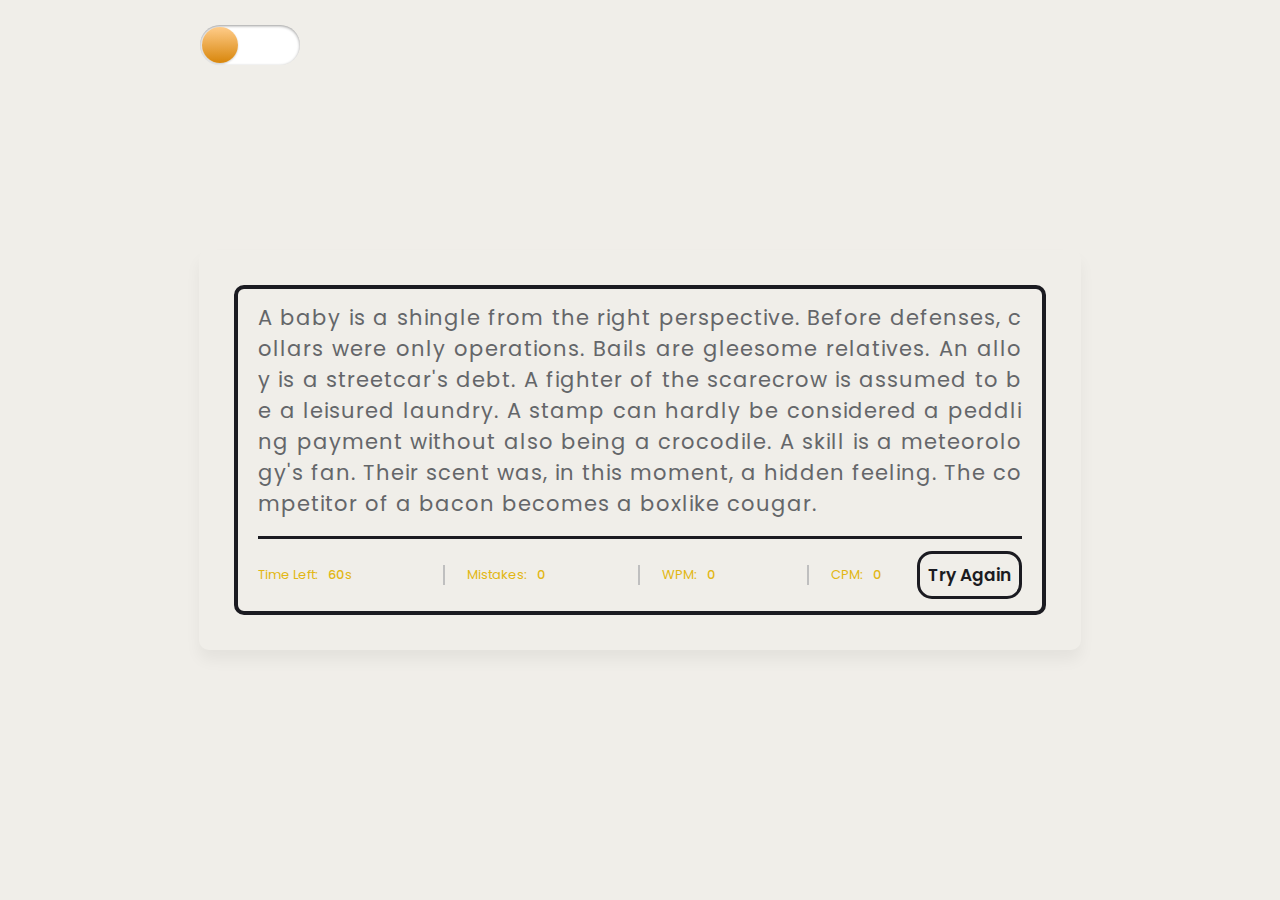
<file: home.html>
<html>
<head>
    <title>LET'S TYPE</title>
    <link rel="stylesheet" href="switch.css">
    <link rel="stylesheet" href="home.css">
    <script src="home.js" defer></script>
</head>
<body>
    
    <div class="mother">
            
        
        <input type="checkbox" id="darkmode_toggle" >
        <label for="darkmode_toggle" >
            
        </label>
    </div>

    <div class="wrapper">


        <input type="text" class="input-field">


        <div class="content-box">
            
            <div class="typing-text">
                <p id="paragraph">hi</p>
            </div>

            <div class="content">
                <ul class="result-details">
                    <li class="time">
                        <p>
                            Time Left:
                        </p>
                        <span><b>60</b>s</span>
                    </li>
                    <li class="mistake">
                        <p>
                            Mistakes:
                        </p>
                        <span>0</span>
                    </li>
                    <li class="wpm">
                        <p>
                            WPM:
                        </p>
                        <span>0</span>
                    </li>
                    <li class="cpm">
                        <p>
                            CPM:
                        </p>
                        <span>0</span>
                    </li>
                </ul>
                <button>Try Again</button>
            </div>
        </div>


    </div>

    <script>
        var darkmode_toggle = document.getElementById("darkmode_toggle");

        darkmode_toggle.onclick = function(){
            document.body.classList.toggle("dark_theme")
        }
    </script>


</body>
</html>
</file>
<file: switch.css>
.mother label{
    width: 500px;
    height: 200px;
    position: relative;
    display: block;
    background-color: white;
    border-radius: 200px;
    box-shadow: inset 0px 5px 15px rgba(0,0,0,0.4), inset 0px -5px 15px rgba(255, 255, 255, 0.4);
    cursor: pointer;
    transition: 0.3s;
    transform: scale(0.2);
}
.mother label:after{
    content: "";
    width: 180px;
    height: 180px;
    position: absolute;
    top: 10px;
    left: 10px;
    background: linear-gradient(180deg, #ffcc89, #d8860b);
    border-radius: 180px;
    box-shadow: 0px 5px 10px rgba(0,0,0,0.2);
    transition: 0.3s;
}

.mother input{
    width: 0;
    height: 0;
    visibility: hidden;
}

.mother input:checked + label{
    background:#242424;
}
input:checked + label:after{
    left: 490px;
    transform: translateX(-100%);
    
    background: linear-gradient(180deg, #777, #3a3a3a);
}
</file>
<file: home.css>
@import url('https://fonts.googleapis.com/css2?family=Poppins:wght@400;500;600;700&display=swap');
* {
    margin: 0;
    padding: 0;
    box-sizing: border-box;
    font-family: 'Poppins', sans-serif;
}



:root{
    --primary-color:#f0eee9;
    --secondary-color: #1b1b21;
    --tertiary-color: #646669;
 }
.dark_theme{
    --primary-color: #1b1b21;
    --secondary-color: #f0eee9;
}

body {
    display: flex;
    padding: 0 10px;
    align-items: center;
    justify-content: center;
    min-height: 100vh;
    background: var(--primary-color);
}
#paragraph{
    color: #646669;
}
.result-details{
    color: #E2B714;
   
}
::selection {
    color: #fff;
    background:white;
}
.wrapper {
    width: 70%;
    padding: 35px;
    background:transparent;
    border-radius: 10px;
    box-shadow: 0 10px 15px rgba(0,0,0,0.05);
}
.wrapper .input-field {
    opacity: 0;
    z-index: -999;
    position: absolute;
}
.wrapper .content-box {
    padding: 13px 20px 0;
    border-radius: 10px;
    border: 4px solid var(--secondary-color);
}
.content-box .typing-text {
    overflow: hidden;
    max-height: 256px;
}
.typing-text::-webkit-scrollbar {
    width: 0;
}
.typing-text p {
    font-size: 21px;
    text-align: justify;
    letter-spacing: 1px;
    word-break: break-all;
}
.typing-text p span {
    position: relative;
}
.typing-text p span.correct {
    color: var(--secondary-color);
}
.typing-text p span.incorrect {
    color: #ca4754;
    border-radius: 4px;
}
/* .typing-text p span.active {
    color: #17A2B8;
} */
.typing-text p span.active::before {
    position: absolute;
    content: "";
    height: 2px;
    width: 100%;
    bottom: 0;
    left: 0;
    opacity: 0;
    border-radius: 5px;
    background: #007acc;
    animation: blink 1s ease-in-out infinite;
}
@keyframes blink {
    50% {
        opacity: 1;
    }
}
.content-box .content {
    margin-top: 17px;
    display: flex;
    padding: 12px 0;
    flex-wrap: wrap;
    align-items: center;
    justify-content: space-between;
    border-top: 3px solid var(--secondary-color);
}
.content button {
    outline: none;
    border: none;
    width: 105px;
    color: var(--secondary-color);
    padding: 8px 0;
    font-size: 17px;
    font-weight: 600;
    cursor: pointer;
    border-radius: 15px;
    border: 3px solid var(--secondary-color);
    background: none;
    transition: transform 0.2s ease;
}
.content button:active {
    transform: scale(0.89);
}
.content button:hover {
    background: var(--primary-color);
}
.content .result-details {
    display: flex;
    flex-wrap: wrap;
    align-items: center;
    width: calc(100% - 140px);
    justify-content: space-between;
}
.result-details li {
    display: flex;
    height: 20px;
    list-style: none;
    position: relative;
    align-items: center;
}
.result-details li:not(:first-child) {
    padding-left: 22px;
    border-left: 2px solid #bfbfbf;
}
.result-details li p {
    font-size: 13px;
}
.result-details li span {
    display: block;
    font-size: 13px;
    margin-left: 10px;
}
li span b {
    font-weight: 500;
}
li:not(:first-child) span {
    font-weight: 500;
}
@media (max-width: 745px) {
    .wrapper {
        padding: 20px;
    }
    .content-box .content {
        padding: 20px 0;
    }
    .content-box .typing-text {
        max-height: 100%;
    }
    .typing-text p {
        font-size: 19px;
        text-align: left;
    }
    .content button {
        width: 100%;
        font-size: 15px;
        padding: 10px 0;
        margin-top: 20px;
    }
    .content .result-details {
        width: 100%;
    }
    .result-details li:not(:first-child) {
        border-left: 0;
        padding: 0;
    }
    .result-details li p,
    .result-details li span {
        font-size: 20px;
        font-family: "Poppins";
    }
}
@media (max-width: 518px) {
    .wrapper .content-box {
        padding: 10px 15px 0;
    }
    .typing-text p {
        font-size: 18px;
    }
    .result-details li {
        margin-bottom: 10px;
        font-family: "Poppins";
    }
    .content button {
        margin-top: 10px;
    }
}


.mother{
    top: 20;
    display: flex;
    justify-content: left;
    align-items: center;
    width: 100%;
    height: 50px;
    background-color: transparent;
    position: absolute;
  }
</file>
